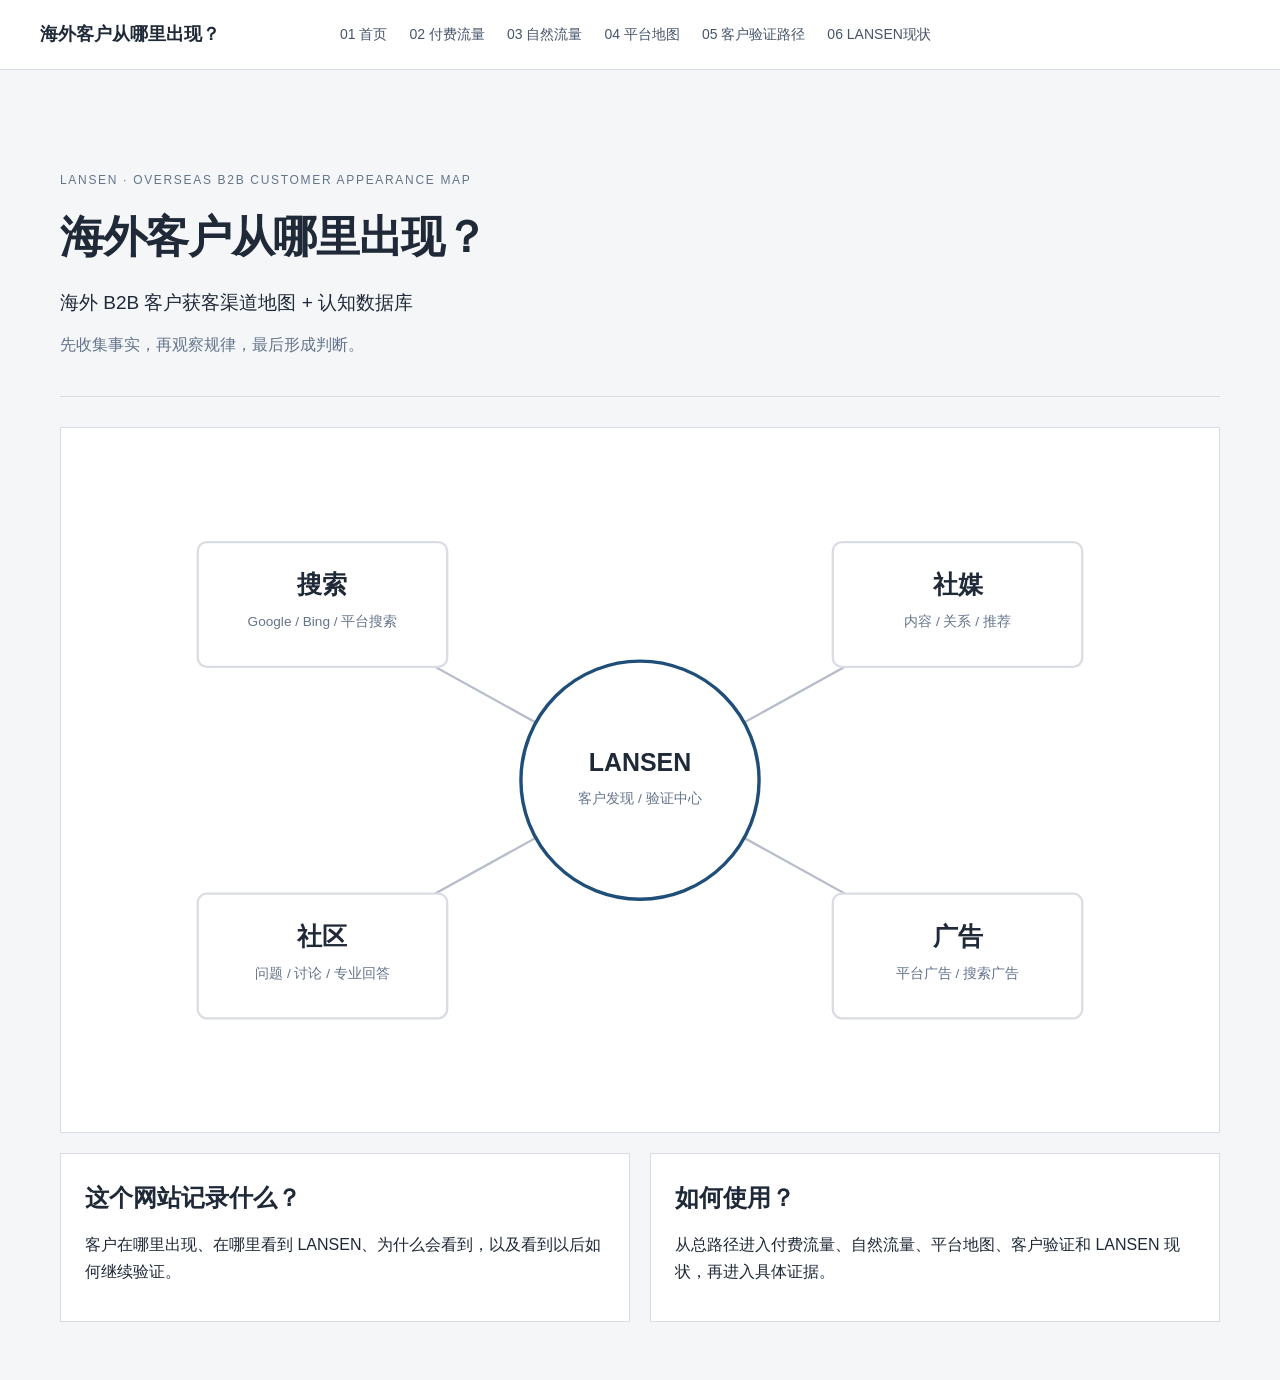
<file: index.html>
<!doctype html><html lang="zh-CN"><head><meta charset="utf-8"><meta name="viewport" content="width=device-width,initial-scale=1"><title>海外客户从哪里出现？</title><link rel="stylesheet" href="css/main.css"><link rel="stylesheet" href="css/layout.css"><link rel="stylesheet" href="css/components.css"><link rel="stylesheet" href="css/responsive.css"></head><body><div id="navbar"></div><main class="home-container"><section class="hero"><div class="eyebrow">LANSEN · OVERSEAS B2B CUSTOMER APPEARANCE MAP</div><h1>海外客户从哪里出现？</h1><p>海外 B2B 客户获客渠道地图 + 认知数据库</p><p class="muted">先收集事实，再观察规律，最后形成判断。</p></section><section><div id="customer-map"></div></section><section class="intro-grid"><div><h2>这个网站记录什么？</h2><p>客户在哪里出现、在哪里看到 LANSEN、为什么会看到，以及看到以后如何继续验证。</p></div><div><h2>如何使用？</h2><p>从总路径进入付费流量、自然流量、平台地图、客户验证和 LANSEN 现状，再进入具体证据。</p></div></section></main><script src="components/navbar.js"></script><script src="components/customer-map.js"></script><script src="js/app.js"></script></body></html>
</file>
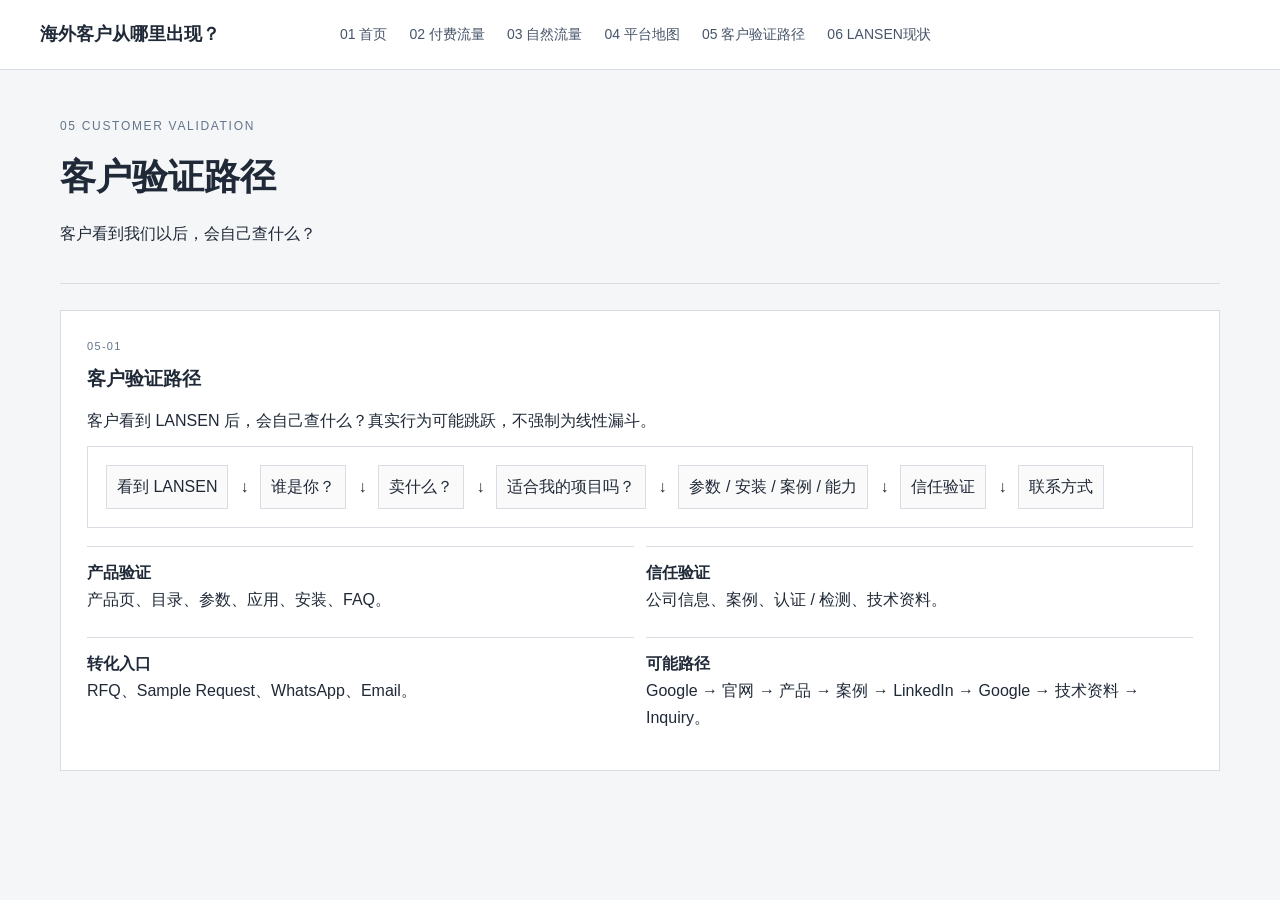
<file: pages/customer-validation.html>
<!doctype html><html lang="zh-CN"><head><meta charset="utf-8"><meta name="viewport" content="width=device-width,initial-scale=1"><title>客户验证路径｜海外客户从哪里出现？</title><link rel="stylesheet" href="../css/main.css"><link rel="stylesheet" href="../css/layout.css"><link rel="stylesheet" href="../css/components.css"><link rel="stylesheet" href="../css/responsive.css"></head><body><div id="navbar"></div><main class="content"><div class="page-head"><div class="eyebrow">05 CUSTOMER VALIDATION</div><h1>客户验证路径</h1><p>客户看到我们以后，会自己查什么？</p></div><div id="flow-content" data-type="customer-validation"></div></main><script src="../components/navbar.js"></script><script src="../js/data-manager.js"></script><script src="../js/flow-page.js"></script></body></html>
</file>
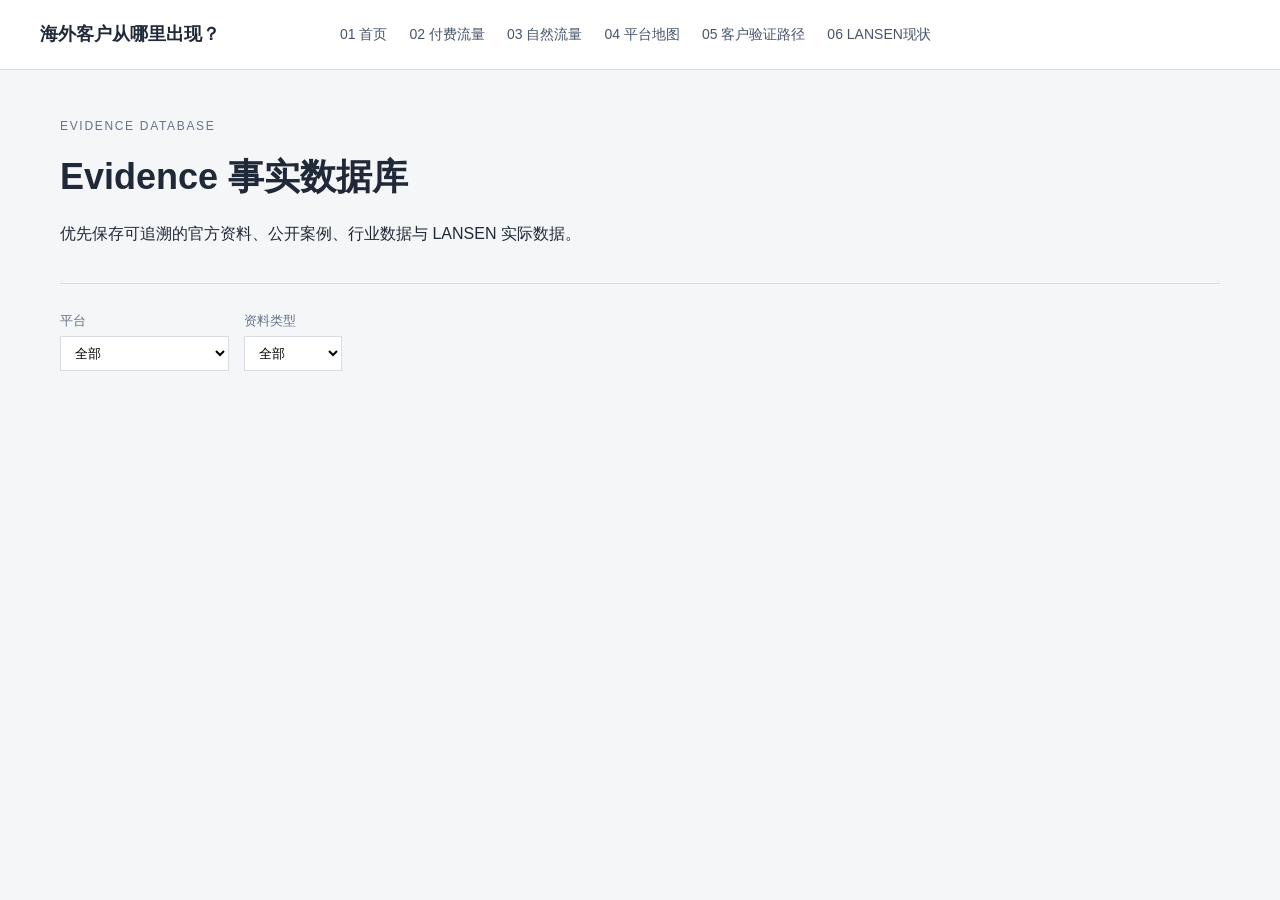
<file: pages/evidence.html>
<!doctype html><html lang="zh-CN"><head><meta charset="utf-8"><meta name="viewport" content="width=device-width,initial-scale=1"><title>Evidence事实数据库｜海外客户从哪里出现？</title><link rel="stylesheet" href="../css/main.css"><link rel="stylesheet" href="../css/layout.css"><link rel="stylesheet" href="../css/components.css"><link rel="stylesheet" href="../css/responsive.css"></head><body><div id="navbar"></div><main class="content"><div class="page-head"><div class="eyebrow">EVIDENCE DATABASE</div><h1>Evidence 事实数据库</h1><p>优先保存可追溯的官方资料、公开案例、行业数据与 LANSEN 实际数据。</p></div><div class="filters"><label>平台<select id="platform-filter"><option value="">全部</option></select></label><label>资料类型<select id="type-filter"><option value="">全部</option></select></label></div><div id="evidence-list"></div></main><script src="../components/navbar.js"></script><script src="../js/data-manager.js"></script><script src="../js/renderer.js"></script><script src="../components/evidence-card.js"></script><script src="../js/evidence-page.js"></script></body></html>
</file>
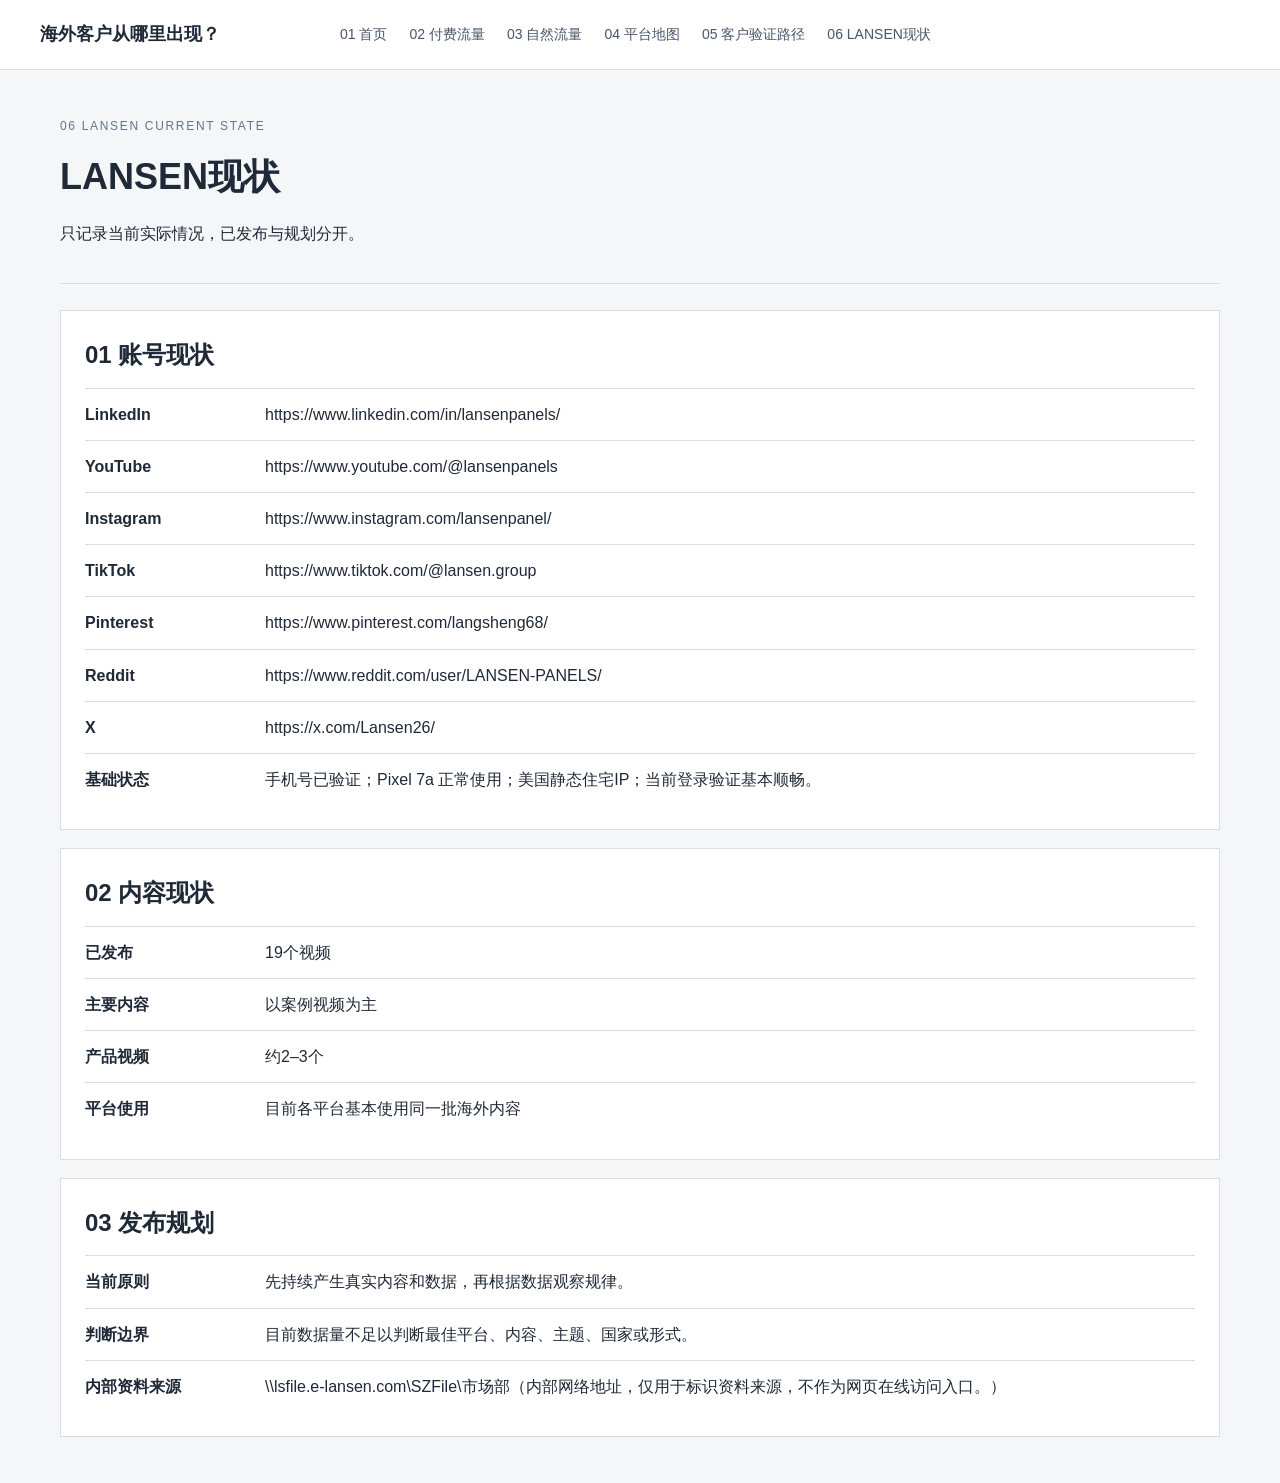
<file: pages/lansen-status.html>
<!doctype html><html lang="zh-CN"><head><meta charset="utf-8"><meta name="viewport" content="width=device-width,initial-scale=1"><title>LANSEN现状｜海外客户从哪里出现？</title><link rel="stylesheet" href="../css/main.css"><link rel="stylesheet" href="../css/layout.css"><link rel="stylesheet" href="../css/components.css"><link rel="stylesheet" href="../css/responsive.css"></head><body><div id="navbar"></div><main class="content"><div class="page-head"><div class="eyebrow">06 LANSEN CURRENT STATE</div><h1>LANSEN现状</h1><p>只记录当前实际情况，已发布与规划分开。</p></div><div id="lansen-content"></div></main><script src="../components/navbar.js"></script><script src="../js/data-manager.js"></script><script src="../js/lansen-page.js"></script></body></html>
</file>
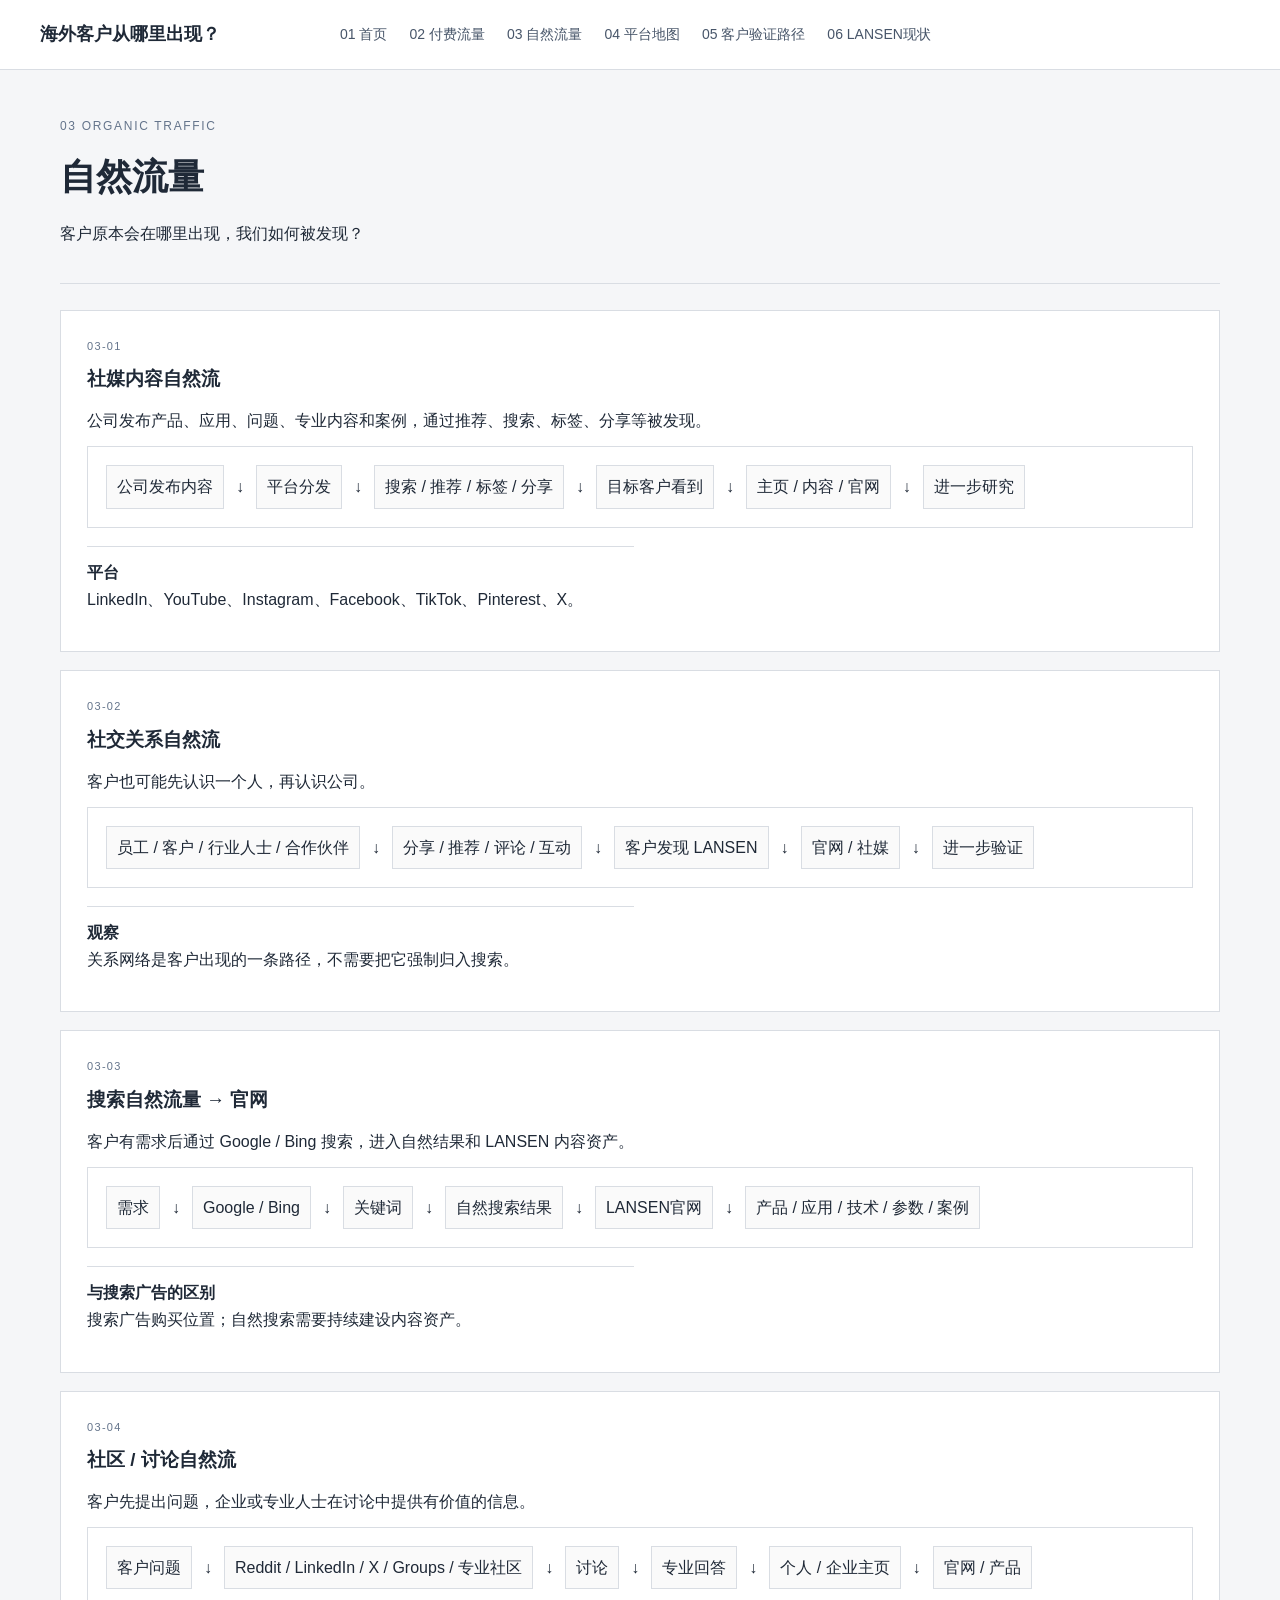
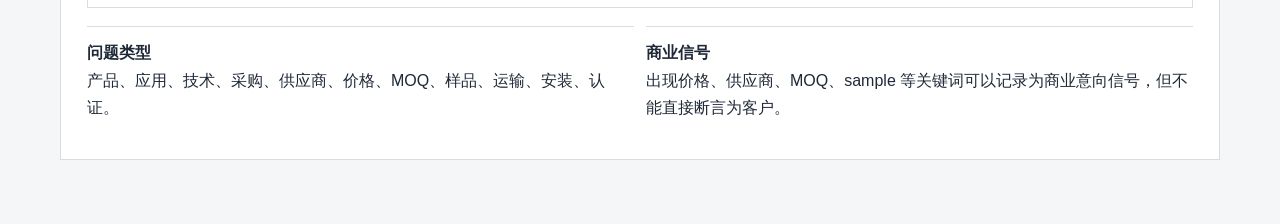
<file: pages/organic.html>
<!doctype html><html lang="zh-CN"><head><meta charset="utf-8"><meta name="viewport" content="width=device-width,initial-scale=1"><title>自然流量｜海外客户从哪里出现？</title><link rel="stylesheet" href="../css/main.css"><link rel="stylesheet" href="../css/layout.css"><link rel="stylesheet" href="../css/components.css"><link rel="stylesheet" href="../css/responsive.css"></head><body><div id="navbar"></div><main class="content"><div class="page-head"><div class="eyebrow">03 ORGANIC TRAFFIC</div><h1>自然流量</h1><p>客户原本会在哪里出现，我们如何被发现？</p></div><div id="flow-content" data-type="organic-flow"></div></main><script src="../components/navbar.js"></script><script src="../js/data-manager.js"></script><script src="../js/flow-page.js"></script></body></html>
</file>
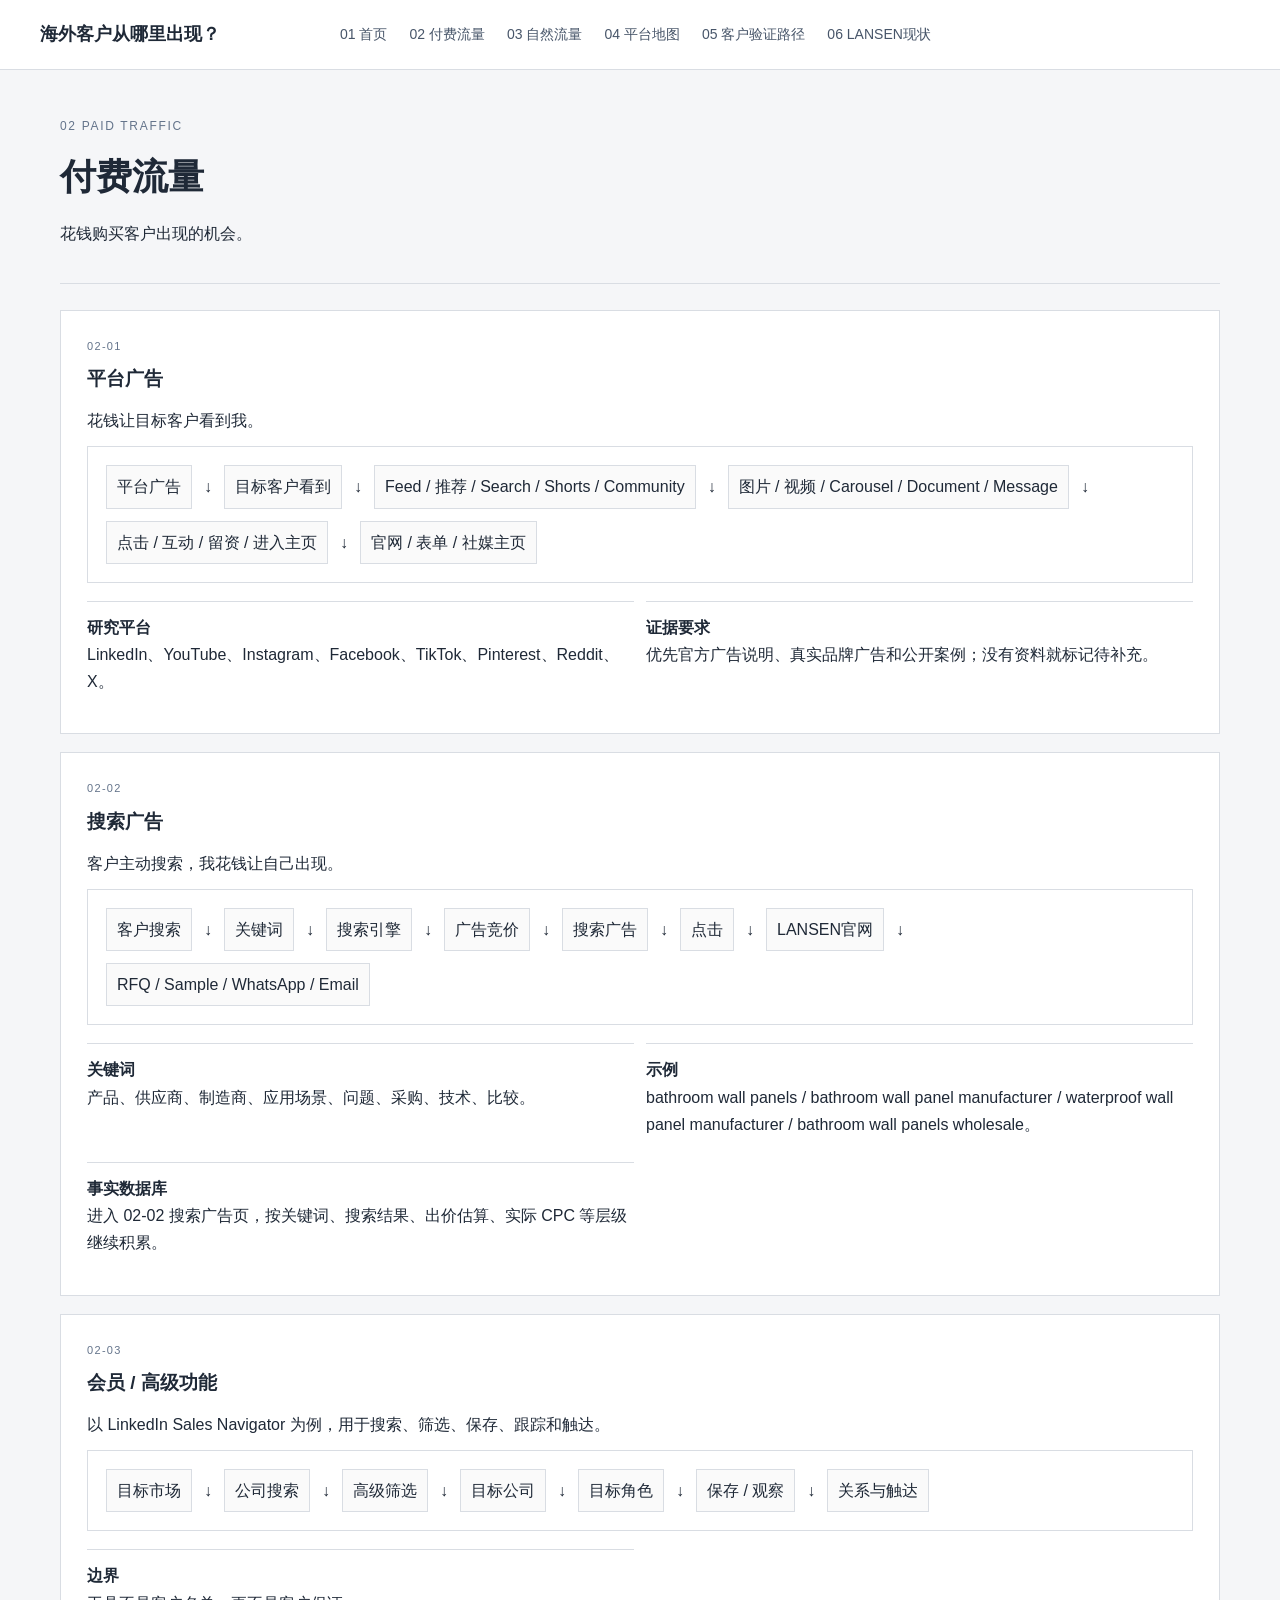
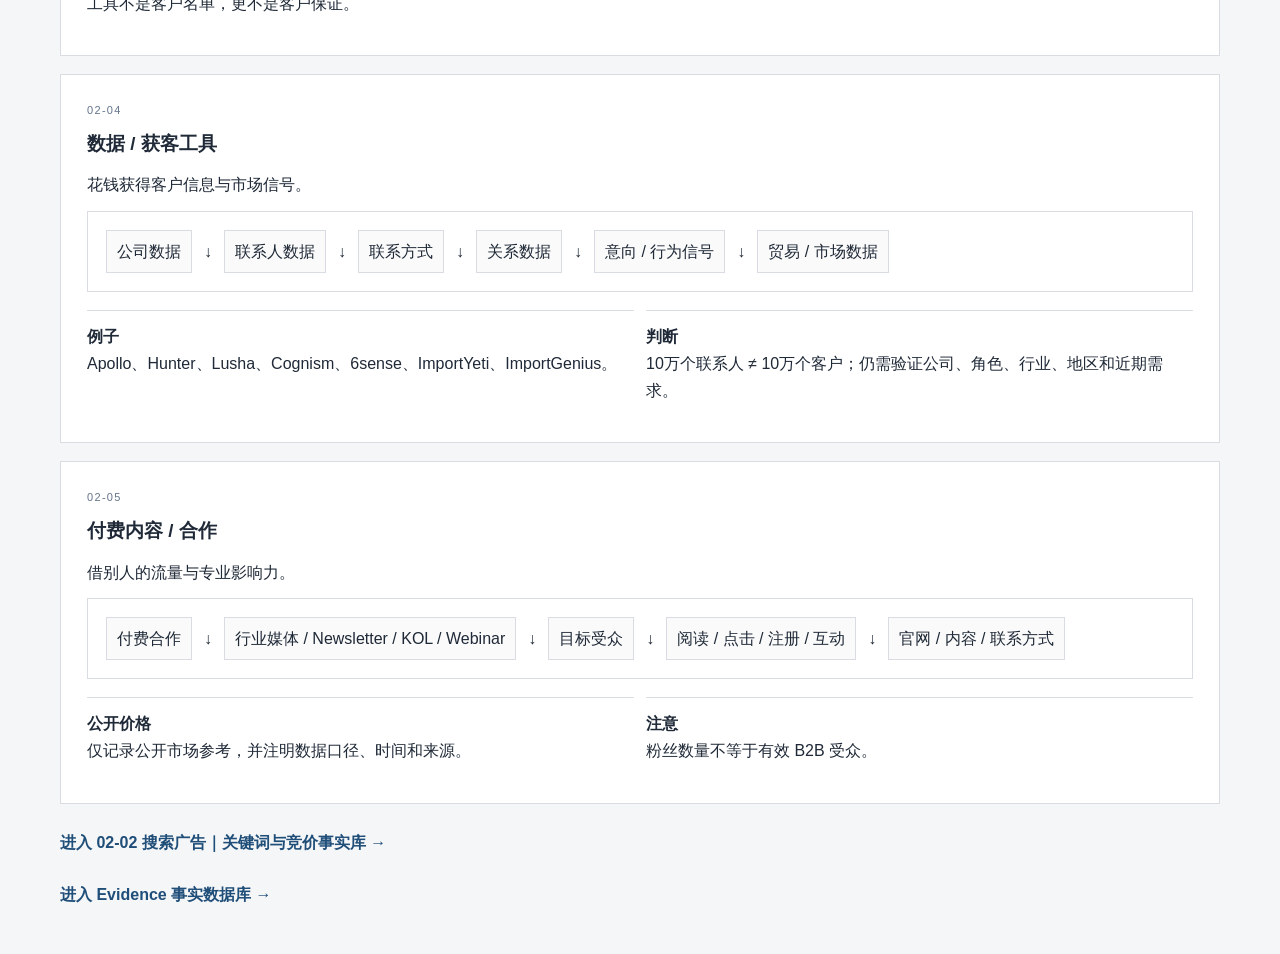
<file: pages/paid.html>
<!doctype html><html lang="zh-CN"><head><meta charset="utf-8"><meta name="viewport" content="width=device-width,initial-scale=1"><title>付费流量｜海外客户从哪里出现？</title><link rel="stylesheet" href="../css/main.css"><link rel="stylesheet" href="../css/layout.css"><link rel="stylesheet" href="../css/components.css"><link rel="stylesheet" href="../css/responsive.css"></head><body><div id="navbar"></div><main class="content"><div class="page-head"><div class="eyebrow">02 PAID TRAFFIC</div><h1>付费流量</h1><p>花钱购买客户出现的机会。</p></div><div id="flow-content" data-type="paid-flow"></div><div class="utility-link"><a href="search-ads.html">进入 02-02 搜索广告｜关键词与竞价事实库 →</a></div><div class="utility-link"><a href="evidence.html">进入 Evidence 事实数据库 →</a></div></main><script src="../components/navbar.js"></script><script src="../js/data-manager.js"></script><script src="../js/flow-page.js"></script></body></html>
</file>
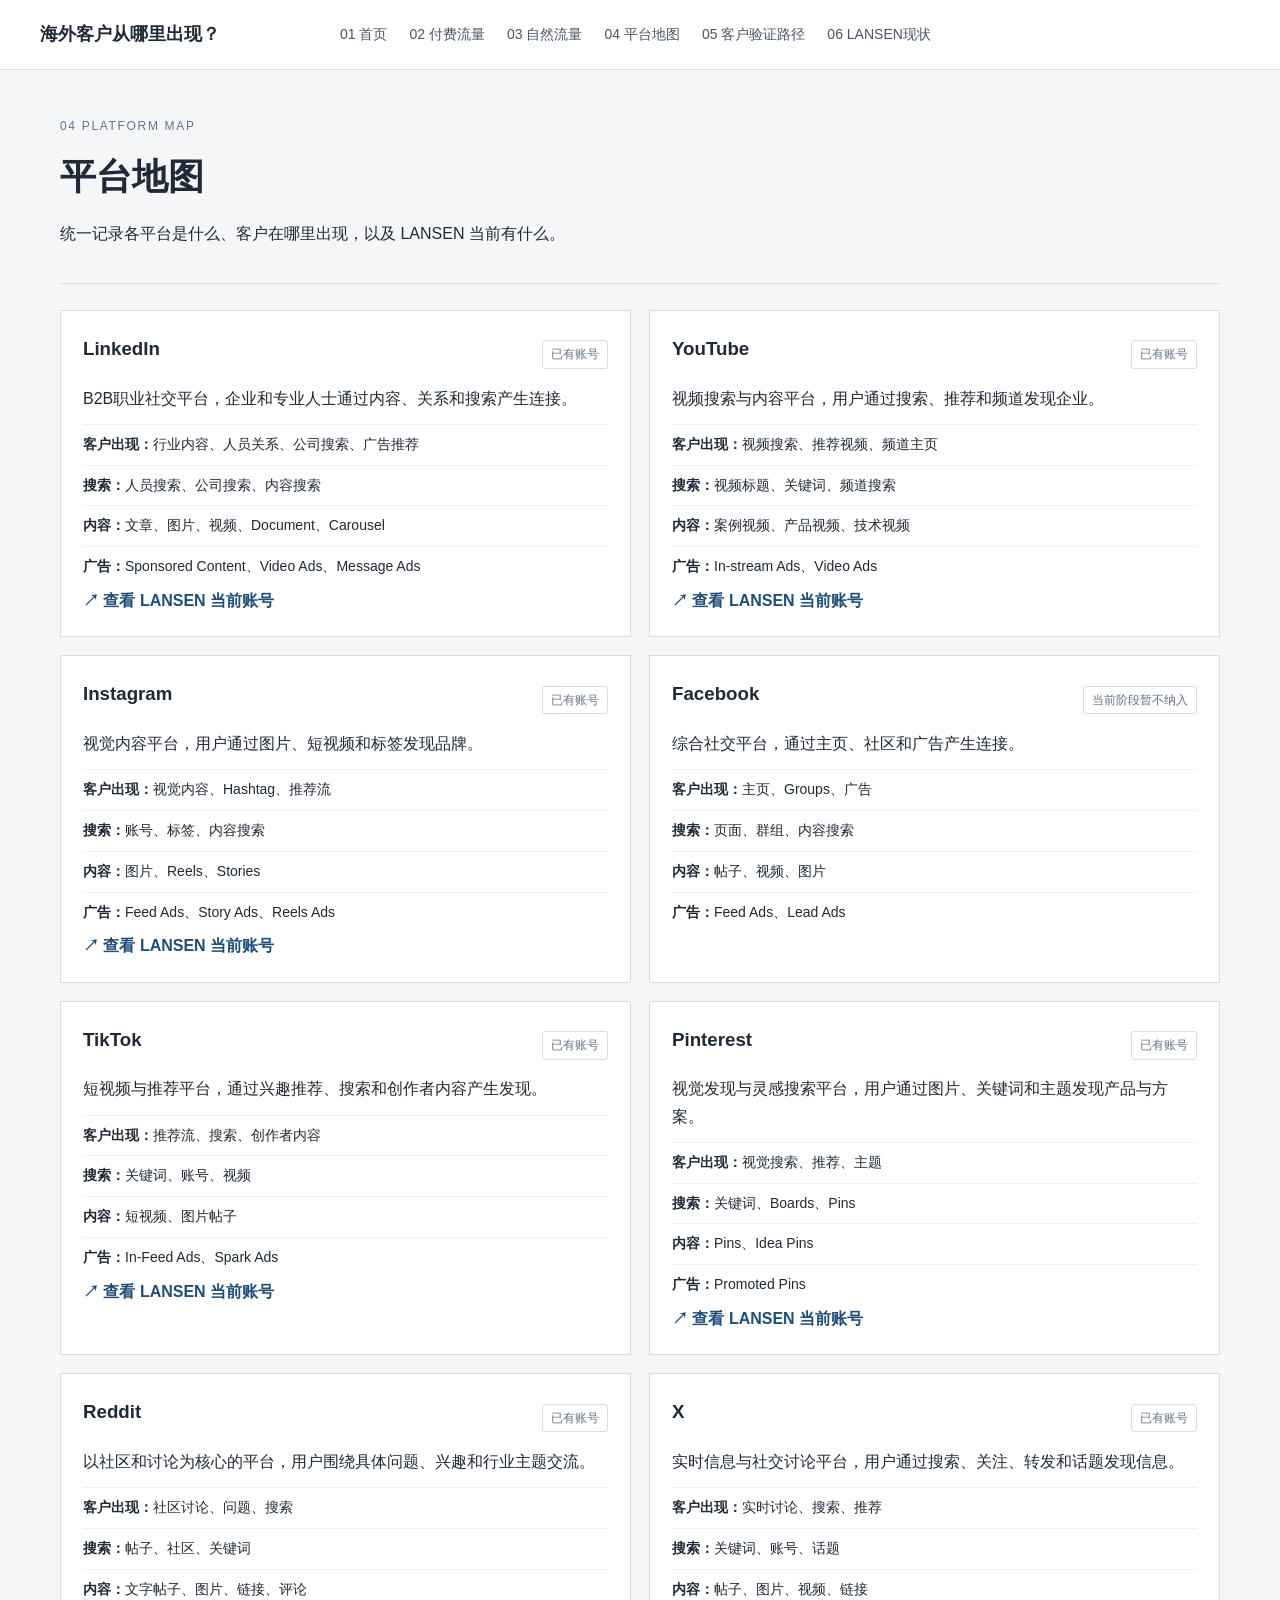
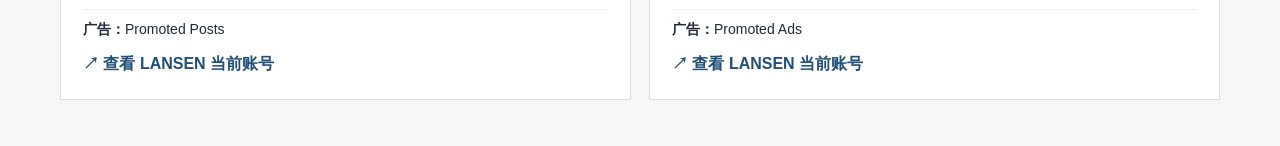
<file: pages/platform-map.html>
<!doctype html><html lang="zh-CN"><head><meta charset="utf-8"><meta name="viewport" content="width=device-width,initial-scale=1"><title>平台地图｜海外客户从哪里出现？</title><link rel="stylesheet" href="../css/main.css"><link rel="stylesheet" href="../css/layout.css"><link rel="stylesheet" href="../css/components.css"><link rel="stylesheet" href="../css/responsive.css"></head><body><div id="navbar"></div><main class="content"><div class="page-head"><div class="eyebrow">04 PLATFORM MAP</div><h1>平台地图</h1><p>统一记录各平台是什么、客户在哪里出现，以及 LANSEN 当前有什么。</p></div><div id="platform-list" class="platform-grid"></div></main><script src="../components/navbar.js"></script><script src="../js/data-manager.js"></script><script src="../js/renderer.js"></script><script src="../components/platform-card.js"></script><script src="../js/platform-page.js"></script></body></html>
</file>
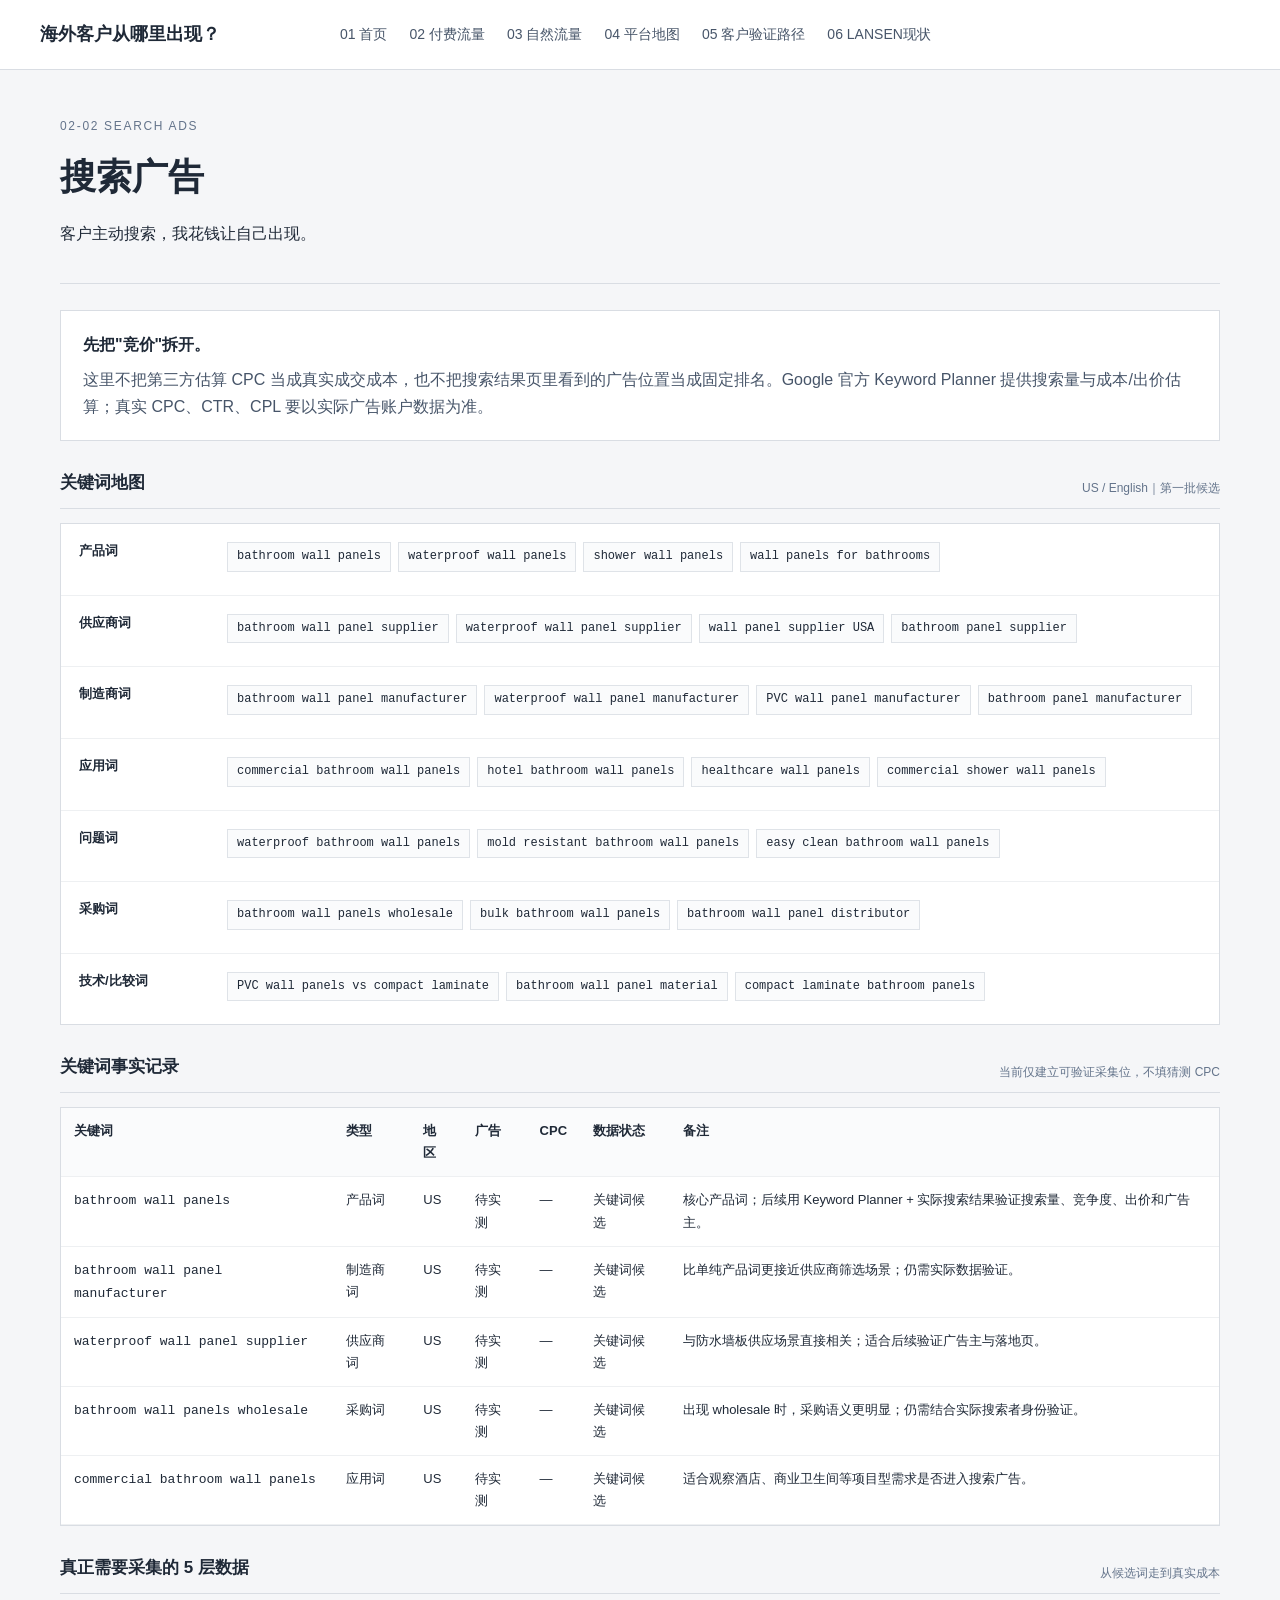
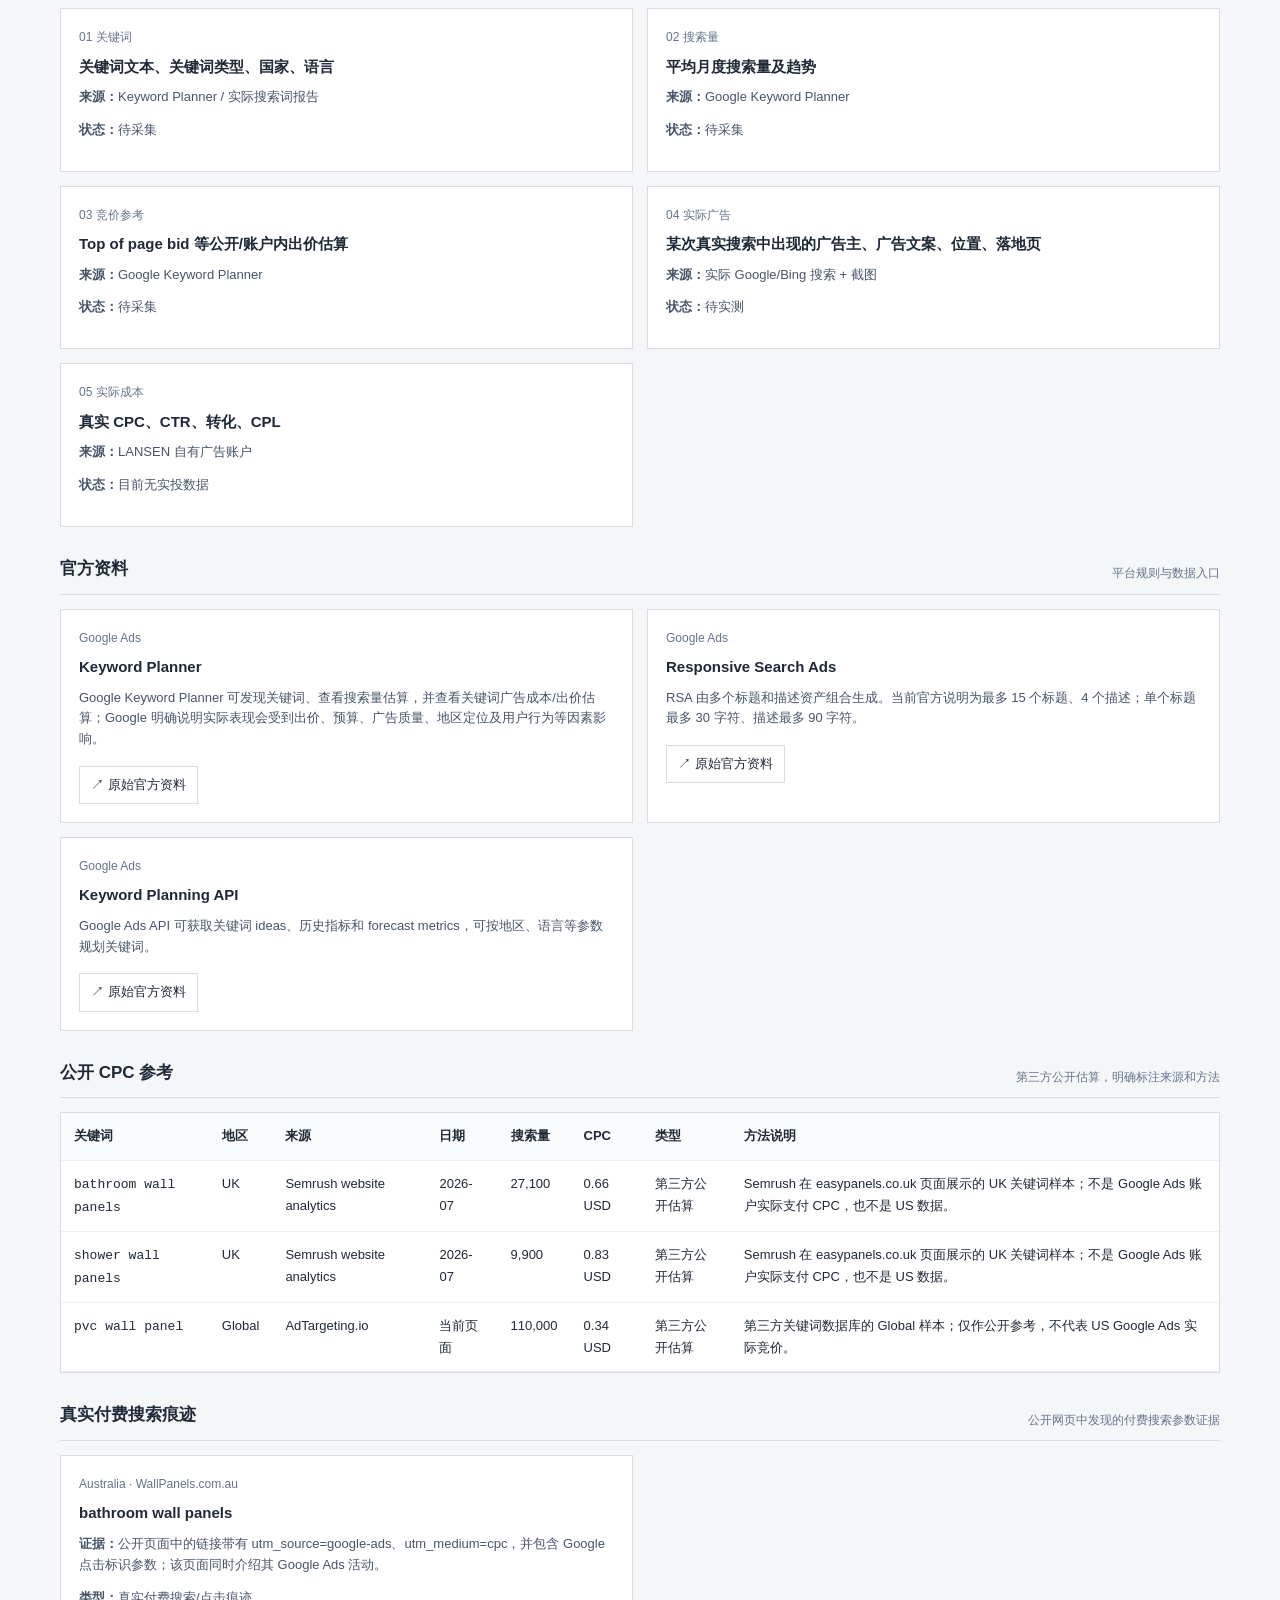
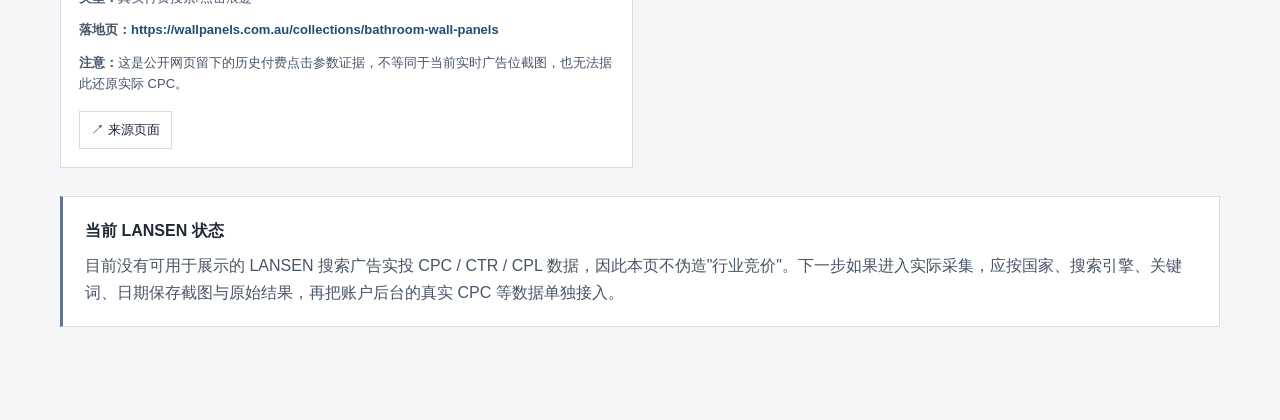
<file: pages/search-ads.html>
<!doctype html><html lang="zh-CN"><head><meta charset="utf-8"><meta name="viewport" content="width=device-width,initial-scale=1"><title>搜索广告｜海外客户从哪里出现？</title><link rel="stylesheet" href="../css/main.css"><link rel="stylesheet" href="../css/layout.css"><link rel="stylesheet" href="../css/components.css"><link rel="stylesheet" href="../css/responsive.css"></head><body><div id="navbar"></div><main class="content search-page"><div class="page-head"><div class="eyebrow">02-02 SEARCH ADS</div><h1>搜索广告</h1><p>客户主动搜索，我花钱让自己出现。</p></div><div id="search-ads-content"></div></main><script src="../components/navbar.js"></script><script src="../js/data-manager.js"></script><script src="../js/search-ads-page.js"></script></body></html>
</file>
<file: css/main.css>
:root{--bg:#f5f6f8;--text:#1f2937;--muted:#64748b;--border:#d9dde3;--white:#fff;--primary:#1f4e79}*{box-sizing:border-box}body{margin:0;background:var(--bg);color:var(--text);font-family:"Microsoft YaHei",Arial,sans-serif;line-height:1.7}a{color:inherit;text-decoration:none}h1,h2,h3{margin:0 0 12px;font-weight:600}p{margin:0 0 12px}.muted{color:var(--muted)}.eyebrow{font-size:12px;letter-spacing:.14em;color:var(--muted);margin-bottom:10px}.tag{font-size:12px;padding:3px 8px;border:1px solid var(--border);border-radius:3px;color:var(--muted)}
</file>
<file: css/layout.css>
.home-container{padding:58px 60px;max-width:1500px;margin:auto}.content{padding:46px 60px;max-width:1500px;margin:auto;min-height:calc(100vh - 70px)}.hero{padding:42px 0 25px;border-bottom:1px solid var(--border);margin-bottom:30px}.hero h1{font-size:44px;letter-spacing:-.03em}.hero>p:first-of-type{font-size:19px}.intro-grid{display:grid;grid-template-columns:1fr 1fr;gap:20px;margin-top:20px}.intro-grid>div{background:#fff;border:1px solid var(--border);padding:24px}.page-head{border-bottom:1px solid var(--border);padding-bottom:24px;margin-bottom:26px}.page-head h1{font-size:36px}.logic-flow{padding:18px;border:1px solid var(--border);background:#fff;display:flex;gap:12px;flex-wrap:wrap;align-items:center}.logic-flow span{padding:7px 10px;border:1px solid var(--border);background:#fafafa}.flow-item{background:#fff;border:1px solid var(--border);padding:26px;margin-bottom:18px}.flow-kicker{font-size:11px;color:var(--muted);letter-spacing:.12em;margin-bottom:8px}.subitems{display:grid;grid-template-columns:repeat(2,1fr);gap:12px;margin-top:18px}.subitems>div{border-top:1px solid var(--border);padding-top:12px}.utility-link{margin-top:25px}.utility-link a,.text-link{color:var(--primary);font-weight:600}.status-grid{display:grid;gap:18px}.status-section{background:#fff;border:1px solid var(--border);padding:24px}.status-row{display:grid;grid-template-columns:180px 1fr;padding:12px 0;border-top:1px solid var(--border)}
</file>
<file: css/components.css>
.navbar{height:70px;background:#fff;border-bottom:1px solid var(--border);display:flex;align-items:center;padding:0 40px;gap:30px}.logo{font-weight:700;font-size:18px;min-width:270px}.nav-menu{display:flex;gap:22px;align-items:center;flex-wrap:wrap}.nav-menu a{font-size:14px;color:#475569}.nav-menu a:hover{color:var(--primary)}.map-wrap{background:#fff;border:1px solid var(--border);padding:12px}.customer-svg{width:100%;display:block}.center-node{fill:#fff;stroke:var(--primary);stroke-width:3}.map-node-svg{fill:#fff;stroke:var(--border);stroke-width:2}.customer-svg line{stroke:#b7bec8;stroke-width:2}.svg-title{font-size:22px;font-weight:600;fill:#1f2937}.svg-sub{font-size:12px;fill:#64748b}.platform-grid{display:grid;grid-template-columns:repeat(2,minmax(0,1fr));gap:18px}.platform-card{background:#fff;border:1px solid var(--border);padding:22px}.platform-head{display:flex;justify-content:space-between;align-items:center;margin-bottom:8px}.field{padding:8px 0;border-top:1px solid #eef0f2;font-size:14px}.evidence-card{background:#fff;border:1px solid var(--border);padding:24px;margin-bottom:18px}.evidence-meta{display:flex;gap:12px;color:var(--muted);font-size:12px;margin-bottom:8px}.evidence-image{min-height:130px;background:#f7f8fa;border:1px dashed var(--border);display:flex;align-items:center;justify-content:center;color:var(--muted);margin:16px 0}.evidence-image img{max-width:100%;display:block}.evidence-grid{display:grid;grid-template-columns:repeat(2,1fr);gap:0;border-top:1px solid var(--border);border-bottom:1px solid var(--border);margin:14px 0}.evidence-grid>div{padding:12px;border-bottom:1px solid #eef0f2}.note{font-size:14px}.evidence-actions{display:flex;gap:10px;margin-top:15px}.btn{display:inline-block;border:1px solid var(--border);padding:7px 11px;font-size:13px}.filters{display:flex;gap:15px;margin-bottom:20px}.filters label{font-size:13px;color:var(--muted)}select{display:block;margin-top:4px;padding:8px 28px 8px 10px;border:1px solid var(--border);background:#fff}.empty{background:#fff;border:1px solid var(--border);padding:30px;color:var(--muted)}
.search-note,.search-warning{background:#fff;border:1px solid var(--border);padding:20px 22px;margin-bottom:22px}.search-note p,.search-warning p{margin:8px 0 0;color:#475569;line-height:1.7}.search-section{margin:28px 0}.section-title{display:flex;justify-content:space-between;align-items:end;border-bottom:1px solid var(--border);padding-bottom:10px;margin-bottom:14px}.section-title span{font-size:17px;font-weight:700}.section-title small{color:var(--muted);font-size:12px}.keyword-groups{background:#fff;border:1px solid var(--border)}.keyword-group{display:grid;grid-template-columns:130px 1fr;gap:18px;padding:16px 18px;border-bottom:1px solid #eef0f2}.keyword-group:last-child{border-bottom:0}.keyword-group>b{font-size:13px}.keyword{display:inline-block;border:1px solid #dfe3e8;background:#fafbfc;padding:6px 9px;margin:0 7px 7px 0;font:12px/1.3 ui-monospace,SFMono-Regular,Menlo,monospace}.table-wrap{overflow:auto;background:#fff;border:1px solid var(--border)}.search-table{width:100%;border-collapse:collapse;min-width:1050px}.search-table th,.search-table td{padding:12px 13px;border-bottom:1px solid #eef0f2;text-align:left;vertical-align:top;font-size:13px}.search-table th{background:#fafbfc;font-weight:600}.search-table code{font-family:ui-monospace,SFMono-Regular,Menlo,monospace}.measurement-grid,.source-list{display:grid;grid-template-columns:repeat(2,minmax(0,1fr));gap:14px}.measurement-grid article,.source-list article{background:#fff;border:1px solid var(--border);padding:18px}.measure-stage,.source-platform{font-size:12px;color:var(--muted);margin-bottom:6px}.measurement-grid h3,.source-list h3{margin:0 0 8px;font-size:15px}.measurement-grid p,.source-list p{font-size:13px;line-height:1.6;color:#475569}.source-list .btn{margin-top:4px}.search-warning{border-left:3px solid #64748b}
</file>
<file: css/responsive.css>
@media(max-width:1000px){.navbar{height:auto;min-height:70px;align-items:flex-start;flex-direction:column;padding:18px 25px}.logo{min-width:0}.nav-menu{gap:12px}.home-container,.content{padding:35px 25px}.platform-grid,.intro-grid,.subitems{grid-template-columns:1fr}.hero h1{font-size:36px}.status-row{grid-template-columns:1fr;gap:4px}}
@media(max-width:600px){.home-container,.content{padding:24px 16px}.hero h1{font-size:30px}.page-head h1{font-size:29px}.evidence-grid{grid-template-columns:1fr}.evidence-actions,.filters{flex-wrap:wrap}.customer-svg{min-width:680px}.map-wrap{overflow:auto}}
</file>
